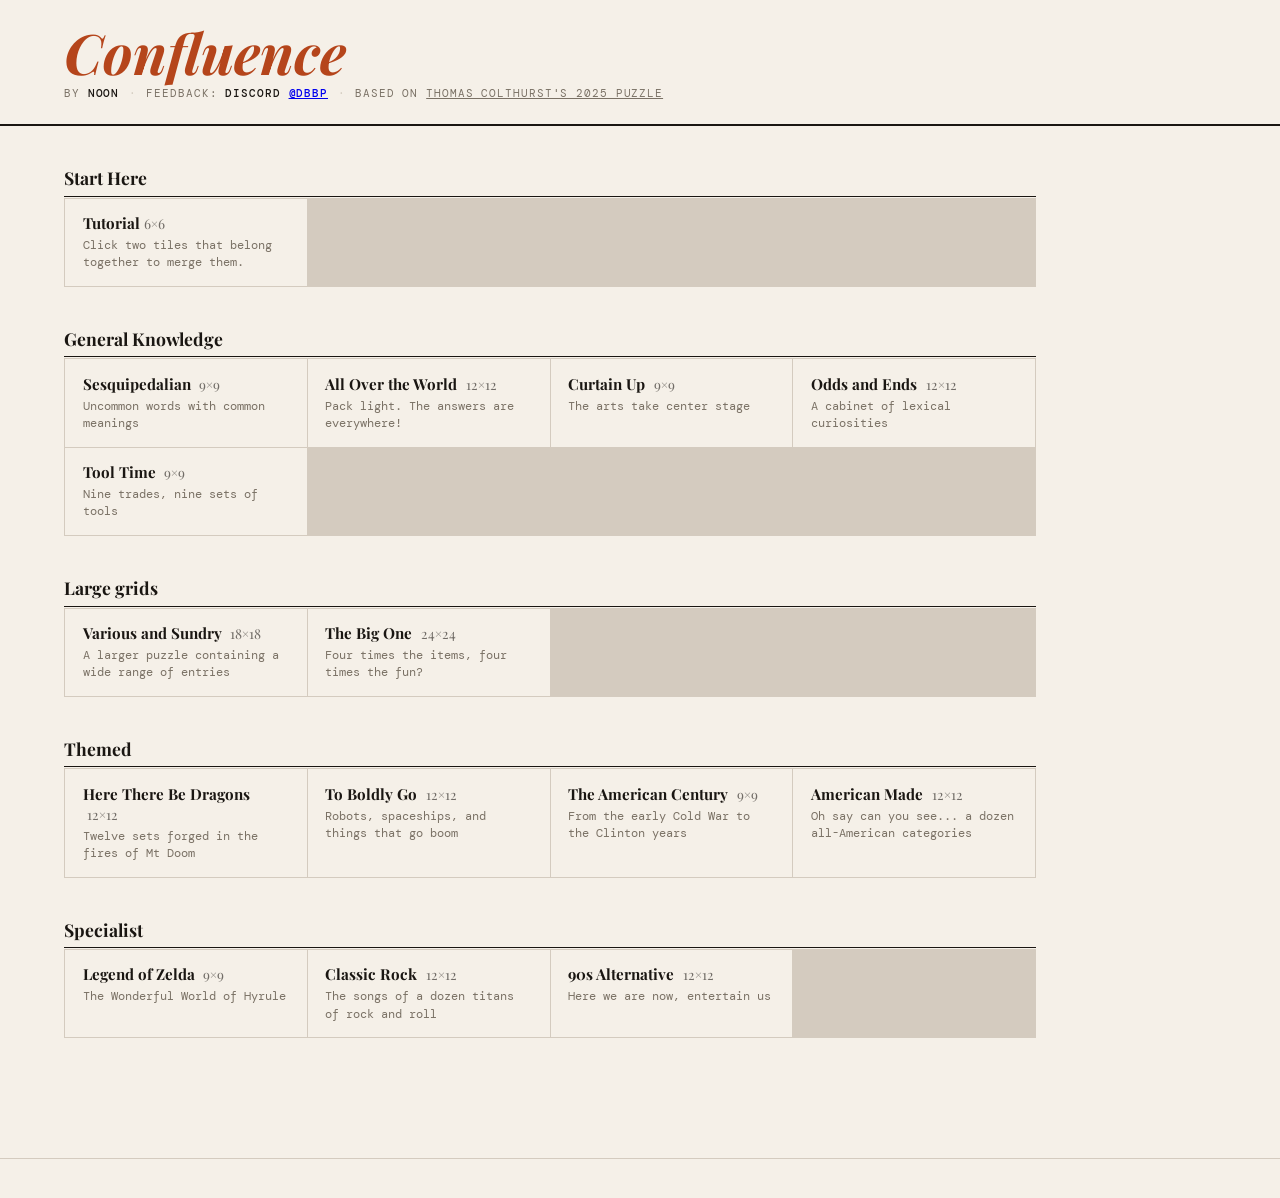
<file: index.html>
<!DOCTYPE html>
<html lang="en">
<head>
  <meta charset="UTF-8">
  <meta name="viewport" content="width=device-width, initial-scale=1.0">
  <title>Confluence</title>

  <link rel="preconnect" href="https://fonts.googleapis.com">
  <link rel="preconnect" href="https://fonts.gstatic.com" crossorigin>
  <link href="https://fonts.googleapis.com/css2?family=Playfair+Display:ital,wght@0,700;1,400&family=DM+Mono:wght@400;500&display=swap" rel="stylesheet">

  <link rel="stylesheet" href="styles.css">
  <link rel="icon" type="image/png" href="favicon.png">
</head>
<body>

<header>
  <div class="header-top">
    <h1><em>Confluence</em></h1>
    <div class="header-meta">
      <span>By <strong>noon</strong></span>
      <span class="meta-sep">·</span>
      <span>Feedback: <strong>Discord <a href="discord://-/users/655568790397911040">@dbbp</a></strong></span>
      <span class="meta-sep">·</span>
      <span>Based on <a href="https://thomaswc.com/2025.html" class="footer-link">Thomas Colthurst's 2025 puzzle</a></span>
    </div>
  </div>
</header>

  <main>

    <section>
      <div class="section-header"><h2 class="section-title">Start Here</h2></div>
      <div class="puzzle-grid">
        <a class="puzzle-card" href="confluence.html?p=puzzles/getting_started.json">
          <div class="card-top"><span class="puzzle-name">Tutorial<span class="puzzle-size">6×6</span></span></div>
          <div class="puzzle-desc">Click two tiles that belong together to merge them.</div>     
        </a>
      </div>
    </section>

    <section>
      <div class="section-header"><h2 class="section-title">General Knowledge</h2></div>
      <div class="puzzle-grid">
	  <a class="puzzle-card" href="confluence.html?p=puzzles/sesquipedalian.json">
	    <div class="card-top"><span class="puzzle-name">Sesquipedalian <span class="puzzle-size">9×9</span></span></div>
	    <div class="puzzle-desc">Uncommon words with common meanings</div>     
	  </a>
	  <a class="puzzle-card" href="confluence.html?p=puzzles/all_over_the_world.json">
	    <div class="card-top"><span class="puzzle-name">All Over the World <span class="puzzle-size">12×12</span></span></div>
	    <div class="puzzle-desc">Pack light. The answers are everywhere!</div>     
	  </a>
	  <a class="puzzle-card" href="confluence.html?p=puzzles/curtain_up.json">
	    <div class="card-top"><span class="puzzle-name">Curtain Up <span class="puzzle-size">9×9</span></span></div>
	    <div class="puzzle-desc">The arts take center stage</div>     
	  </a>
 	  <a class="puzzle-card" href="confluence.html?p=puzzles/odds_and_ends.json">
	    <div class="card-top"><span class="puzzle-name">Odds and Ends <span class="puzzle-size">12×12</span></span></div>
	    <div class="puzzle-desc">A cabinet of lexical curiosities</div>     
	  </a>
	  <a class="puzzle-card" href="confluence.html?p=puzzles/tool_time.json">
        <div class="card-top"><span class="puzzle-name">Tool Time <span class="puzzle-size">9×9</span></span></div>
        <div class="puzzle-desc">Nine trades, nine sets of tools</div>
      </a>
	  </div>
    </section>

	<section>
	  <div class="section-header"><h2 class="section-title">Large grids</h2></div>
	  <div class="puzzle-grid">
		<a class="puzzle-card" href="confluence.html?p=puzzles/variousandsundry.json">
		  <div class="card-top"><span class="puzzle-name">Various and Sundry <span class="puzzle-size">18×18</span></div>
		  <div class="puzzle-desc">A larger puzzle containing a wide range of entries</div>
		</a>
		<a class="puzzle-card" href="confluence.html?p=puzzles/thebigone.json">
		  <div class="card-top"><span class="puzzle-name">The Big One <span class="puzzle-size">24×24</span></div>
		  <div class="puzzle-desc">Four times the items, four times the fun?</div>
		</a>
	  </div>
	</section>

    <section>
      <div class="section-header"><h2 class="section-title">Themed</h2></div>
      <div class="puzzle-grid">
        <a class="puzzle-card" href="confluence.html?p=puzzles/second_breakfast.json">
          <div class="card-top"><span class="puzzle-name">Here There Be Dragons <span class="puzzle-size">12×12</span></span></div>
          <div class="puzzle-desc">Twelve sets forged in the fires of Mt Doom</div>     
        </a>
        <a class="puzzle-card" href="confluence.html?p=puzzles/to_boldly_go.json">
          <div class="card-top"><span class="puzzle-name">To Boldly Go <span class="puzzle-size">12×12</span></span></div>
          <div class="puzzle-desc">Robots, spaceships, and things that go boom</div>
        </a>
		<a class="puzzle-card" href="confluence.html?p=puzzles/americancentury.json">
	    <div class="card-top"><span class="puzzle-name">The American Century <span class="puzzle-size">9×9</span></span></div>
	    <div class="puzzle-desc">From the early Cold War to the Clinton years</div>     
	  </a>
	  <a class="puzzle-card" href="confluence.html?p=puzzles/american_made.json">
	    <div class="card-top"><span class="puzzle-name">American Made <span class="puzzle-size">12×12</span></span></div>
	    <div class="puzzle-desc">Oh say can you see... a dozen all-American categories</div>     
	  </a>
      </div>
    </section>

    <section>
      <div class="section-header"><h2 class="section-title">Specialist</h2></div>
      <div class="puzzle-grid">
		<a class="puzzle-card" href="confluence.html?p=puzzles/zelda.json">
		  <div class="card-top"><span class="puzzle-name">Legend of Zelda <span class="puzzle-size">9×9</span></div>
		  <div class="puzzle-desc">The Wonderful World of Hyrule</div>
		</a>
		<a class="puzzle-card" href="confluence.html?p=puzzles/classic_rock.json">
		  <div class="card-top"><span class="puzzle-name">Classic Rock <span class="puzzle-size">12×12</span></div>
		  <div class="puzzle-desc">The songs of a dozen titans of rock and roll</div>
		</a>
		<a class="puzzle-card" href="confluence.html?p=puzzles/90s_alt.json">
		  <div class="card-top"><span class="puzzle-name">90s Alternative <span class="puzzle-size">12×12</span></span></div>
		  <div class="puzzle-desc">Here we are now, entertain us</div>     
		</a>
    </section>
    </span>
  </div>

</a>	  
	  
	  </div>
    </section>

  </main>

  <footer>
    

  </footer>

</body>
</html>
</file>
<file: styles.css>
*, *::before, *::after {
  box-sizing: border-box;
  margin: 0;
  padding: 0;
}

:root {
  --ink: #1a1612;
  --paper: #f5f0e8;
  --cream: #ede7d9;
  --rust: #b5451b;
  --muted: #7a7165;
  --rule: #d4cbbf;
}

body {
  background: var(--paper);
  color: var(--ink);
  font-family: 'DM Mono', monospace;
  min-height: 100vh;
}

header {
  border-bottom: 2px solid var(--ink);
  padding: 1.5rem 4rem;
  display: flex;
  align-items: center;
}

.header-top {
  display: flex;
  flex-direction: column;
  gap: 0.4rem;
}

.header-meta {
  display: flex;
  align-items: center;
  gap: 0.6rem;
  font-size: 0.7rem;
  color: var(--muted);
  text-transform: uppercase;
  letter-spacing: 0.08em;
}

.header-meta strong {
  color: var(--ink);
  font-weight: 500;
}

.meta-sep {
  color: var(--rule);
}

.footer-link {
  color: var(--muted);
  text-decoration: underline;
}

h1 {
  font-family: 'Playfair Display', serif;
  font-size: clamp(2rem, 5vw, 3.5rem);
  font-weight: 700;
  line-height: 1;
}

h1 em {
  color: var(--rust);
  font-style: italic;
}

main {
  max-width: 1100px;
  margin: 10;
  padding: 2.5rem 4rem 5rem;
}

section {
  margin-bottom: 2.5rem;
}

.section-header {
  display: flex;
  align-items: baseline;
  gap: 1rem;
  padding-bottom: 0.4rem;
  border-bottom: 1px solid var(--ink);
  margin-bottom: 1px;
}

.section-title {
  font-family: 'Playfair Display', serif;
  font-size: 1.1rem;
  font-weight: 700;
}

.puzzle-grid {
  display: grid;
  grid-template-columns: repeat(auto-fill, minmax(220px, 1fr));
  gap: 1px;
  background: var(--rule);
  border: 1px solid var(--rule);
  margin-top: 1px;
}

.puzzle-card {
  background: var(--paper);
  padding: 0.9rem 1.1rem;
  text-decoration: none;
  color: var(--ink);
  display: flex;
  flex-direction: column;
  gap: 0.25rem;
  transition: background 0.12s ease;
}

.puzzle-card:hover {
  background: var(--cream);
}

.puzzle-card:hover .arrow {
  opacity: 1;
}

.card-top {
  display: flex;
  justify-content: space-between;
  align-items: baseline;
}

.puzzle-name {
  font-family: 'Playfair Display', serif;
  font-size: 0.95rem;
  font-weight: 700;
}

.puzzle-size { opacity: 0.6; font-weight: 400; margin-left: 0.35em; font-size: 0.85rem; }

.arrow {
  font-size: 0.8rem;
  color: var(--rust);
  opacity: 0;
  transition: opacity 0.12s ease;
}

.puzzle-desc {
  font-size: 0.72rem;
  color: var(--muted);
  line-height: 1.5;
}

.difficulty {
  display: flex;
  gap: 3px;
  margin-top: 0.3rem;
}

.pip {
  width: 5px;
  height: 5px;
  border-radius: 50%;
  background: var(--rule);
}

.pip.on {
  background: var(--rust);
}

footer {
  border-top: 1px solid var(--rule);
  padding: 1.2rem 4rem;
  font-size: 0.62rem;
  color: var(--muted);
  text-transform: uppercase;
  letter-spacing: 0.1em;
}

.footer-link {
  color: var(--muted);
  text-decoration: underline;
}

@media (max-width: 640px) {
  header, main, footer {
    padding-left: 1.25rem;
    padding-right: 1.25rem;
  }

  header {
    flex-direction: column;
    gap: 0.5rem;
  }
}
</file>
